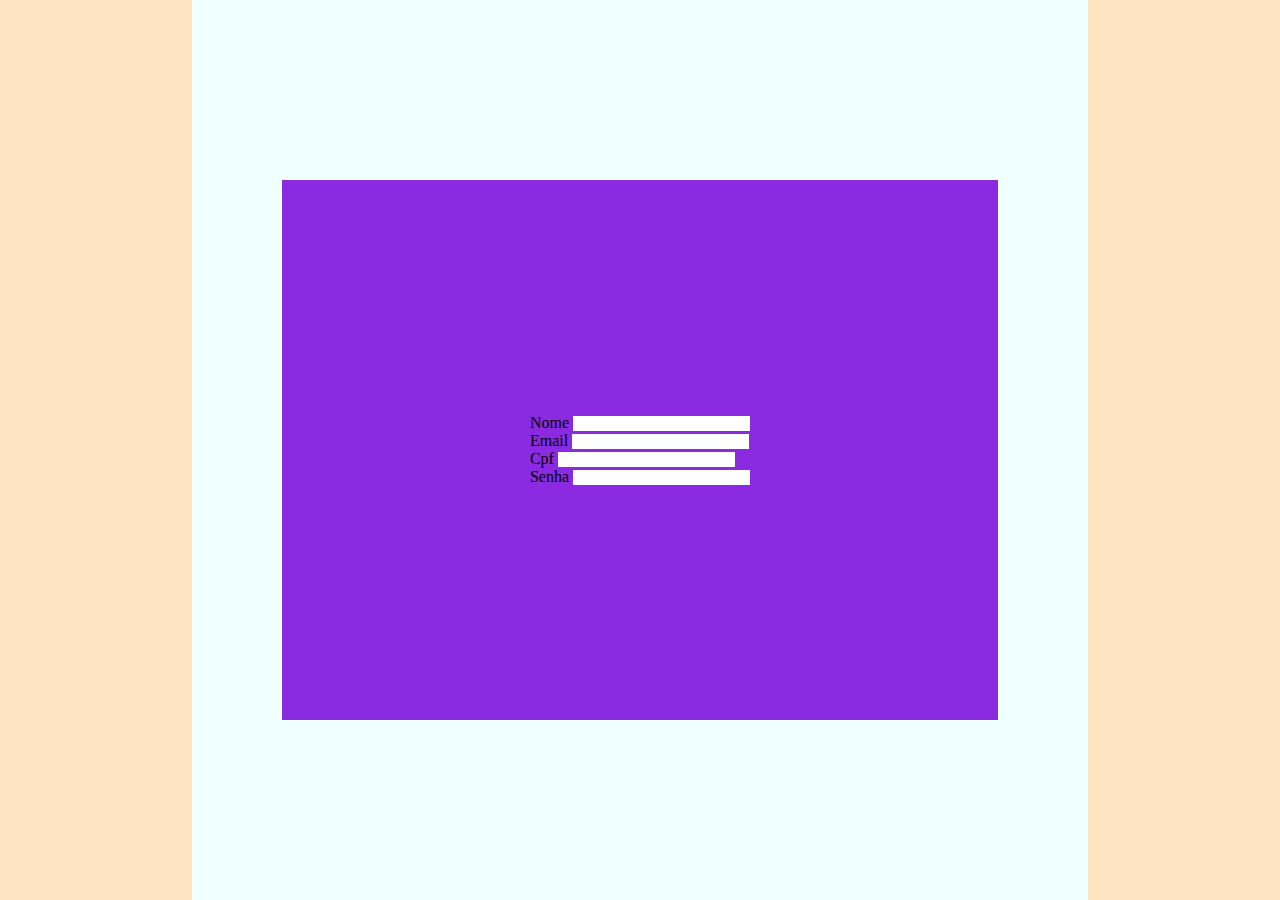
<file: Public/cadastro/index.html>
<!DOCTYPE html>
<html lang="en">
<head>
    <meta charset="UTF-8">
    <meta name="viewport" content="width=device-width, initial-scale=1.0">
    <link rel="stylesheet" href="../css/cadastro.css">
    <title>Document</title>
</head>
<body>
    <section class="principal">
        <div class="form-cadastro-usuario">
            <form class="inputs-cadastro">
                <label for="">Nome</label>
                <input type="text"><br>
                <label for="">Email</label>
                <input type="text"><br>
                <label for="">Cpf</label>
                <input type="text"><br>
                <label for="">Senha</label>
                <input type="text">
            </form>
        </div>
    </section>
</body>
</html>
</file>
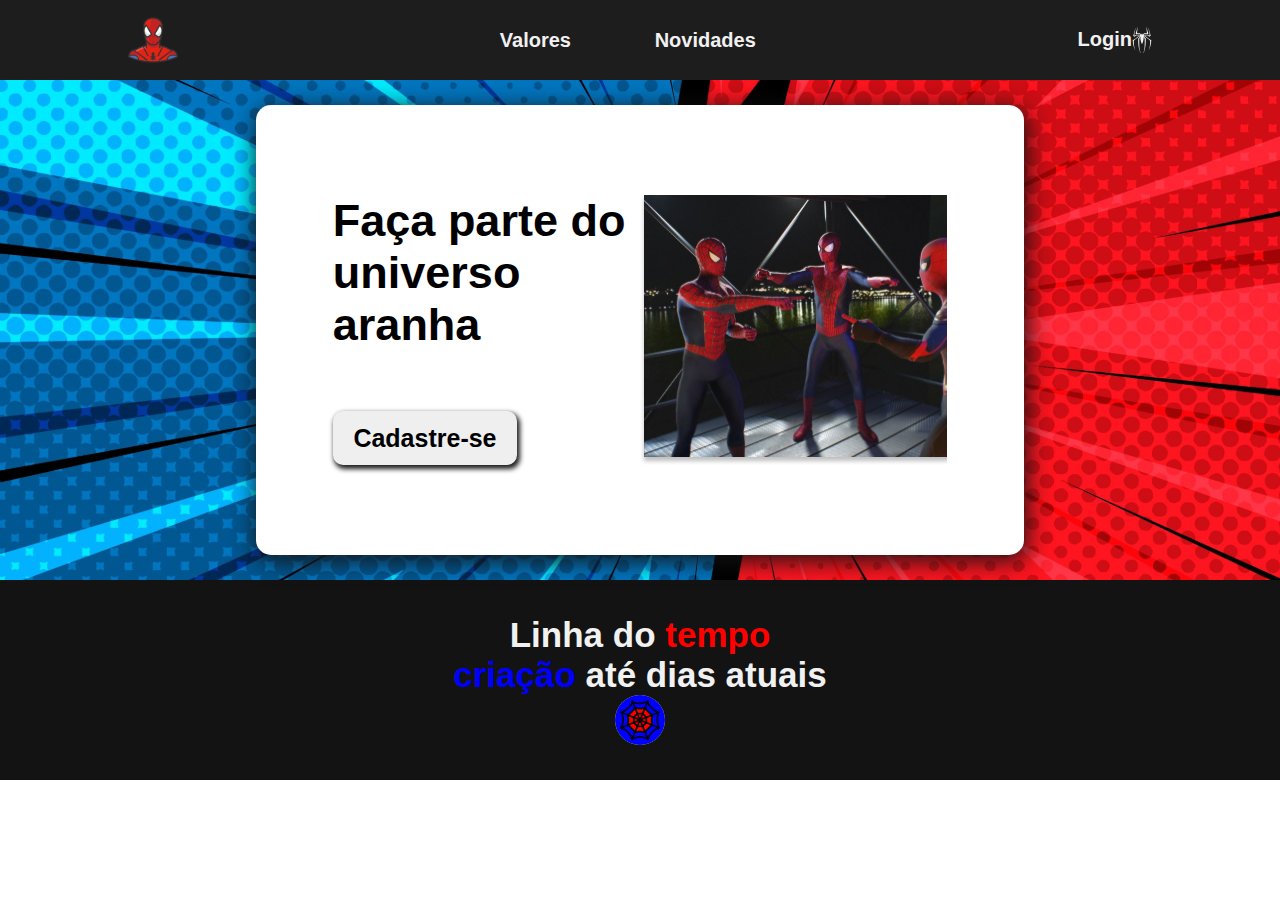
<file: Public/landing_page/index.html>
<!DOCTYPE html>
<html lang="en">
<head>
    <meta charset="UTF-8">
    <meta name="viewport" content="width=device-width, initial-scale=1.0">
    <link rel="stylesheet" href="../css/landing_page.css">
    <title>Document</title>
</head>
<body>

    <!-- Header -->
    <header>
        <div class="container">
            <img src="../Assets/Logo-Home.svg" alt="">
            <ul class="ul-curiosidade-novidade">
                <li><a href="">Valores</a></li>
                <li><a href="">Novidades</a></li>
            </ul>
            <ul class="ul-login">
                <li><a class="btn-link-header" href="../login/">Login<img src="../Assets/vetor-lnk-login-spider.svg"></a></li>
            </ul>
        </div>
    </header>
    <!-- Banner -->
    <section class="banner-principal">
        <div class="container-banner">
            <div class="conteudo-container">
                <h1>Faça parte do universo aranha</h1>
                <button>Cadastre-se</button>
            </div>
            <div class="img-container">
            </div>
        </div>
    </section>
    <!-- Pré Time Line -->
    <section class="pre-time-line">
        <h2>Linha do <span style="color: #ff0000;" >tempo</span><br><span style="color: #0000ff;" >criação</span> até dias atuais</h2>
        <button></button>
    </section>
</body>
</html>
</file>
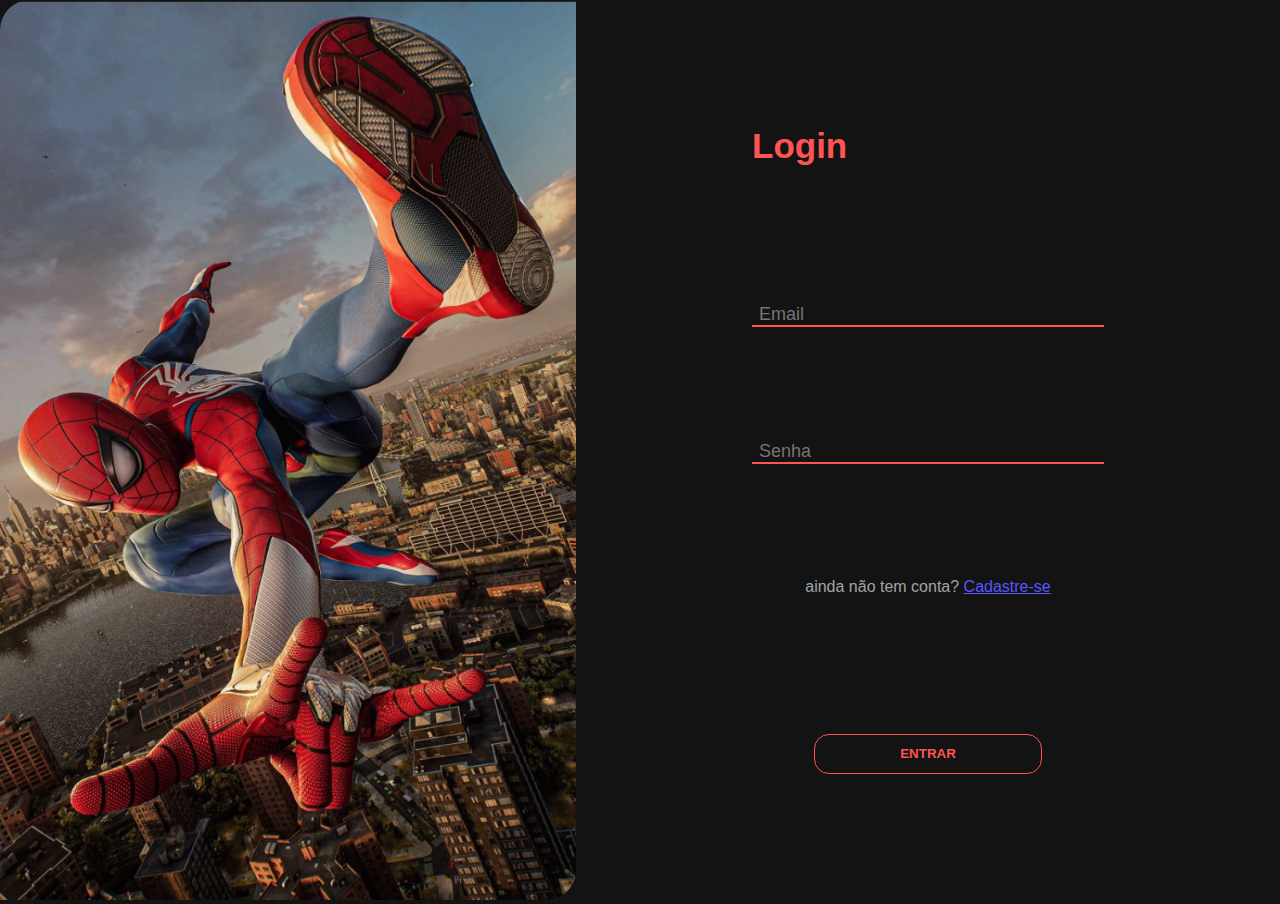
<file: Public/login/index.html>
<!DOCTYPE html>
<html lang="en">
<head>
    <meta charset="UTF-8">
    <meta name="viewport" content="width=device-width, initial-scale=1.0">
    <link rel="stylesheet" href="../css/login.css">
    <title>Document</title>
</head>
<body>
    <div class="container-principal">
        <div class="container-esquerda">
            <img src="../Assets/background-spiderman-login.png" alt="">
        </div>
        <div class="container-direita">
            <div class="container-form">
                <h1>Login</h1>
                <form action="">
                    <input required="" placeholder="Email" class="estilo-inputs" type="email">    
                    <input required="" placeholder="Senha" class="estilo-inputs" type="password">
                    <p>ainda não tem conta? <a href="../cadastro/index.html">Cadastre-se</a></p>
                </form>
                <div class="container-btn">
                    <button onclick="logar()" class="btn-cadastrar">ENTRAR</button>
                </div>
            </div>
        </div>
    </div>
</body>
</html>
<script>

    function logar(){
        window.location.href = "../home/index.html"
    }

</script>
</file>
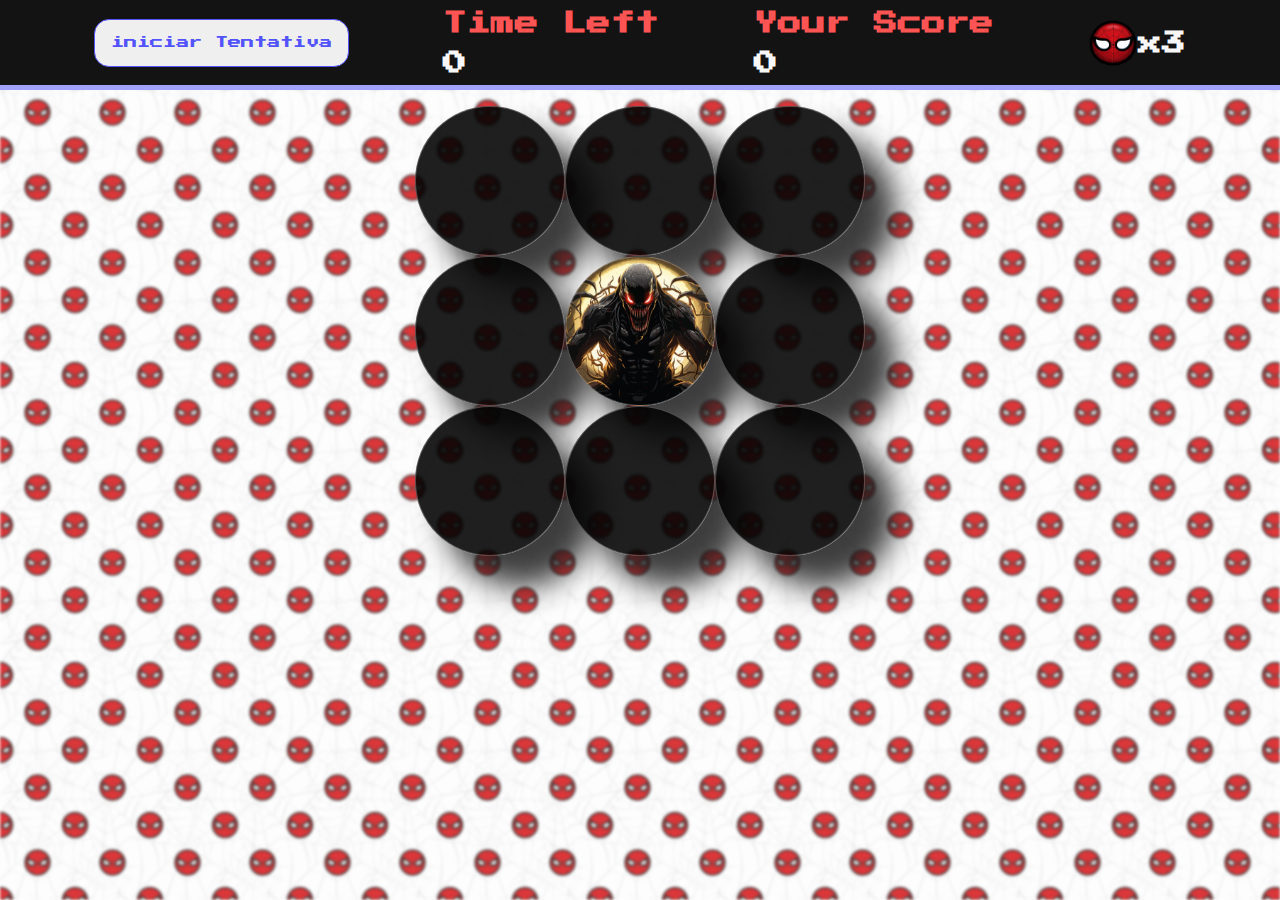
<file: Public/home/jogo/index.html>
<!DOCTYPE html>
<html lang="en">

<head>
    <meta charset="UTF-8">
    <meta name="viewport" content="width=device-width, initial-scale=1.0">
    <link rel="stylesheet" href="../../css/jogo.css">
    <title>Document</title>
    <link rel="preconnect" href="https://fonts.googleapis.com">
    <link rel="preconnect" href="https://fonts.gstatic.com" crossorigin>
    <link href="https://fonts.googleapis.com/css2?family=Press+Start+2P&display=swap" rel="stylesheet">
</head>

<body>
    <div class="main">
        <div class="menu">
            <button class="btn-iniciar-jogo" id="start-button" onclick="iniciarTentativa()" >iniciar Tentativa</button>
            <div class="menu-time">
                <h2  style="color: #FF5454;">Time Left</h2>
                <h2 id="time-left">0</h2>
            </div>
            <div class="menu-score">
                <h2 style="color: #FF5454;" >Your Score</h2>
                <h2 id="score">0</h2>
            </div>
            <div class="menu-lives">
                <img src="../../Assets/icon-live-game.png" alt="">
                <h2 id="lives">x3</h2>
            </div>
        </div>
        <div class="panel">
            <div class="panel-row">
                <div class="square" id="1"></div>
                <div class="square" id="2"></div>
                <div class="square" id="3"></div>
            </div>

            <div class="panel-row">
                <div class="square" id="4"></div>
                <div class="square enemy" id="5"></div>
                <div class="square" id="6"></div>
            </div>

            <div class="panel-row">
                <div class="square" id="7"></div>
                <div class="square" id="8"></div>
                <div class="square" id="9"></div>
            </div>
        </div>
    </div>

</body>

</html>
<script  src="../jogo/jogo.js"></script>
</file>
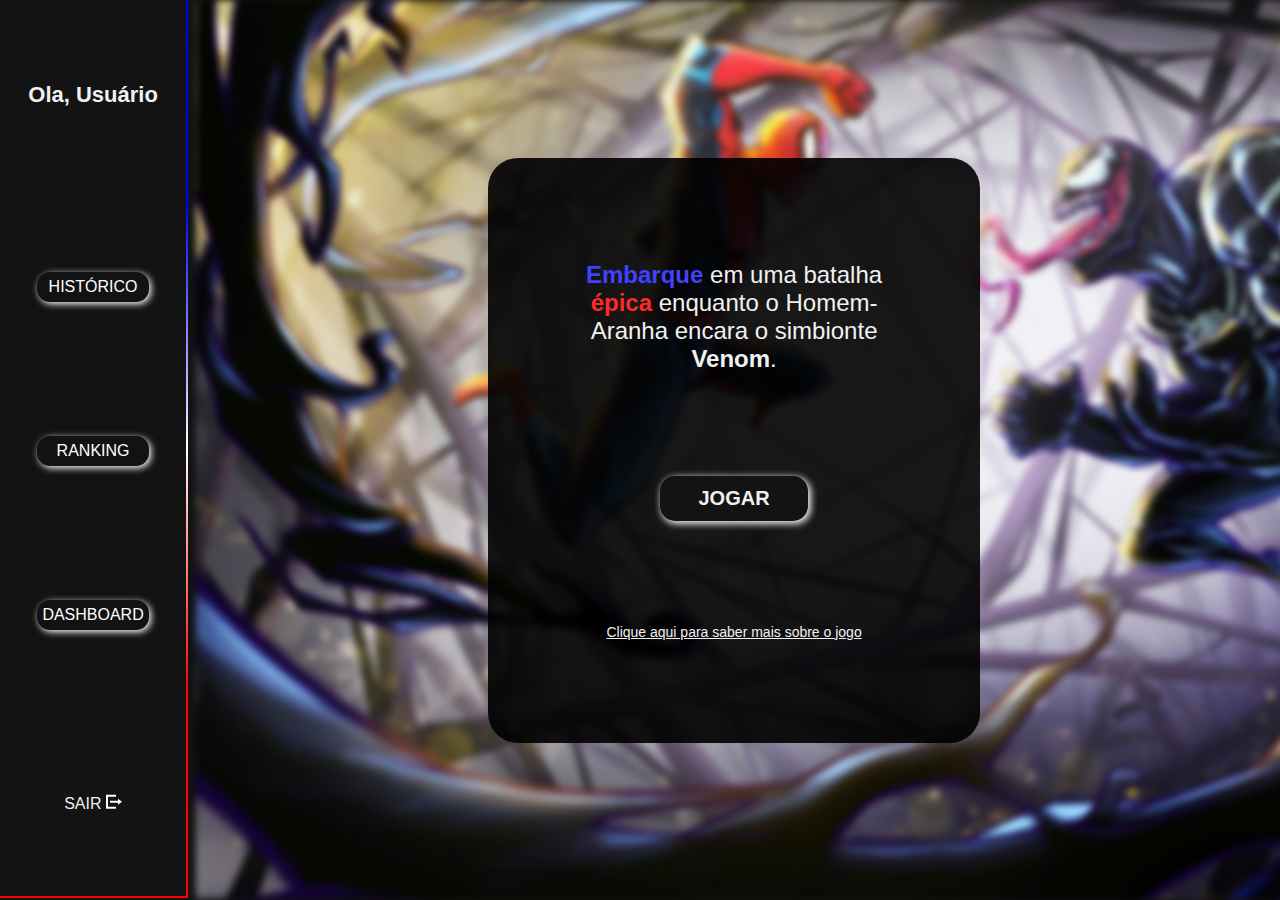
<file: Public/home/pagina-inicial/index.html>
<!DOCTYPE html>
<html lang="en">
<head>
    <meta charset="UTF-8">
    <meta name="viewport" content="width=device-width, initial-scale=1.0">
    <title>Document</title>
    <link rel="stylesheet" href="../../css/pagina-inicial.css">
</head>
<body>
    <div class="main">
        <div class="menu-lateral">
            <h1>Ola, Usuário</h1>
            <ul class="ul-superior">
                <li><button>HISTÓRICO</button></li>
                <li><button>RANKING</button></li>
                <li><button>DASHBOARD</button></li>
            </ul>
            <ul class="ul-inferior">
               <li>
                <a href="../../landing_page/index.html">SAIR <img src="../../Assets/icone-logout.svg"></a>
               </li>
            </ul>
        </div>
        <div class="menu-jogo">
            <div class="card-inicial-jogo">
                <h3> <b style="color:#4141ff;">Embarque</b> em uma batalha <b style="color: #ff2929;" >épica</b> enquanto o Homem-Aranha encara o simbionte <b class="estilo-palavra-venom">Venom</b>.</h3>
                <button onclick="redirecionarParaJogo()" >JOGAR</button>
                <a href="">Clique aqui para saber mais sobre o jogo</a>
            </div>
        </div>
    </div>
</body>
</html>
<script>

    function redirecionarParaJogo(){
        window.location.href = "../../home/jogo/index.html"
    }

</script>
</file>
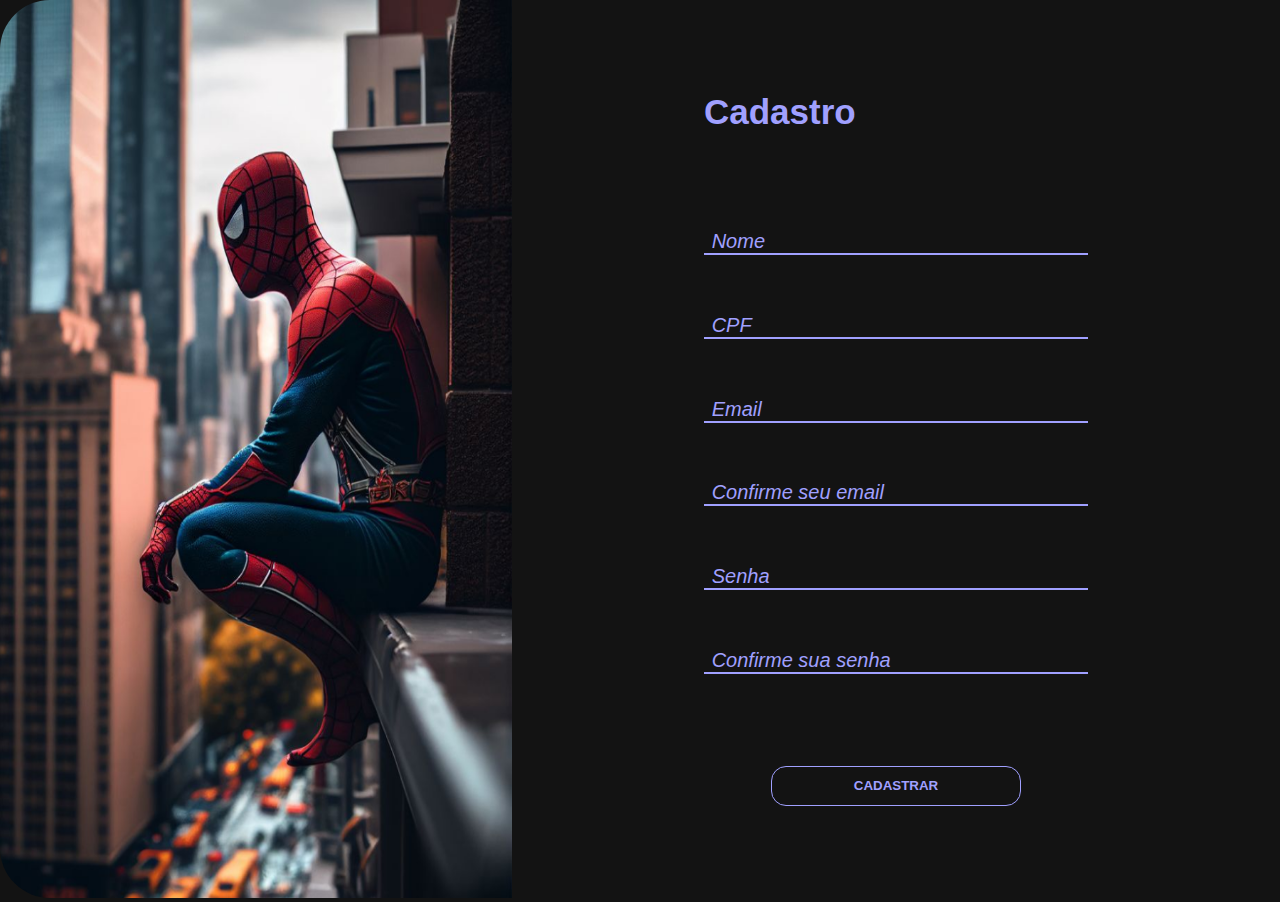
<file: site/Public/cadastro/index.html>
<!DOCTYPE html>
<html lang="en">
<head>
    <meta charset="UTF-8">
    <meta name="viewport" content="width=device-width, initial-scale=1.0">
    <link rel="stylesheet" href="../css/cadastro.css">
    <script src="../cadastro/main.js"></script>
    <title>Document</title>
</head>
<body>
    <div class="container-principal">
        <div class="container-esquerda">
            <img src="../Assets/background-spiderman-cadastro.png" alt="">
        </div>
        <div class="container-direita">
            <div class="container-form">
                <h1>Cadastro</h1>
                <form action="">
                    <input id="input_nome" placeholder="Nome" required class="estilo-inputs" type="text">
                    <input id="input_cpf" placeholder="CPF" required class="estilo-inputs" type="text">
                    <input id="input_email" placeholder="Email" required class="estilo-inputs" type="email">
                    <input id="input_confirmacao_email" placeholder="Confirme seu email" required class="estilo-inputs" type="email">
                    <input id="input_senha" placeholder="Senha" required class="estilo-inputs" type="password">
                    <input id="input_confirmacao_senha" placeholder="Confirme sua senha" required class="estilo-inputs" type="password">
                </form>
                <div class="container-btn">
                    <button onclick="cadastrar()" class="btn-cadastrar">CADASTRAR</button>
                </div>
            </div>
        </div>
    </div>
</body>
</html>
</file>
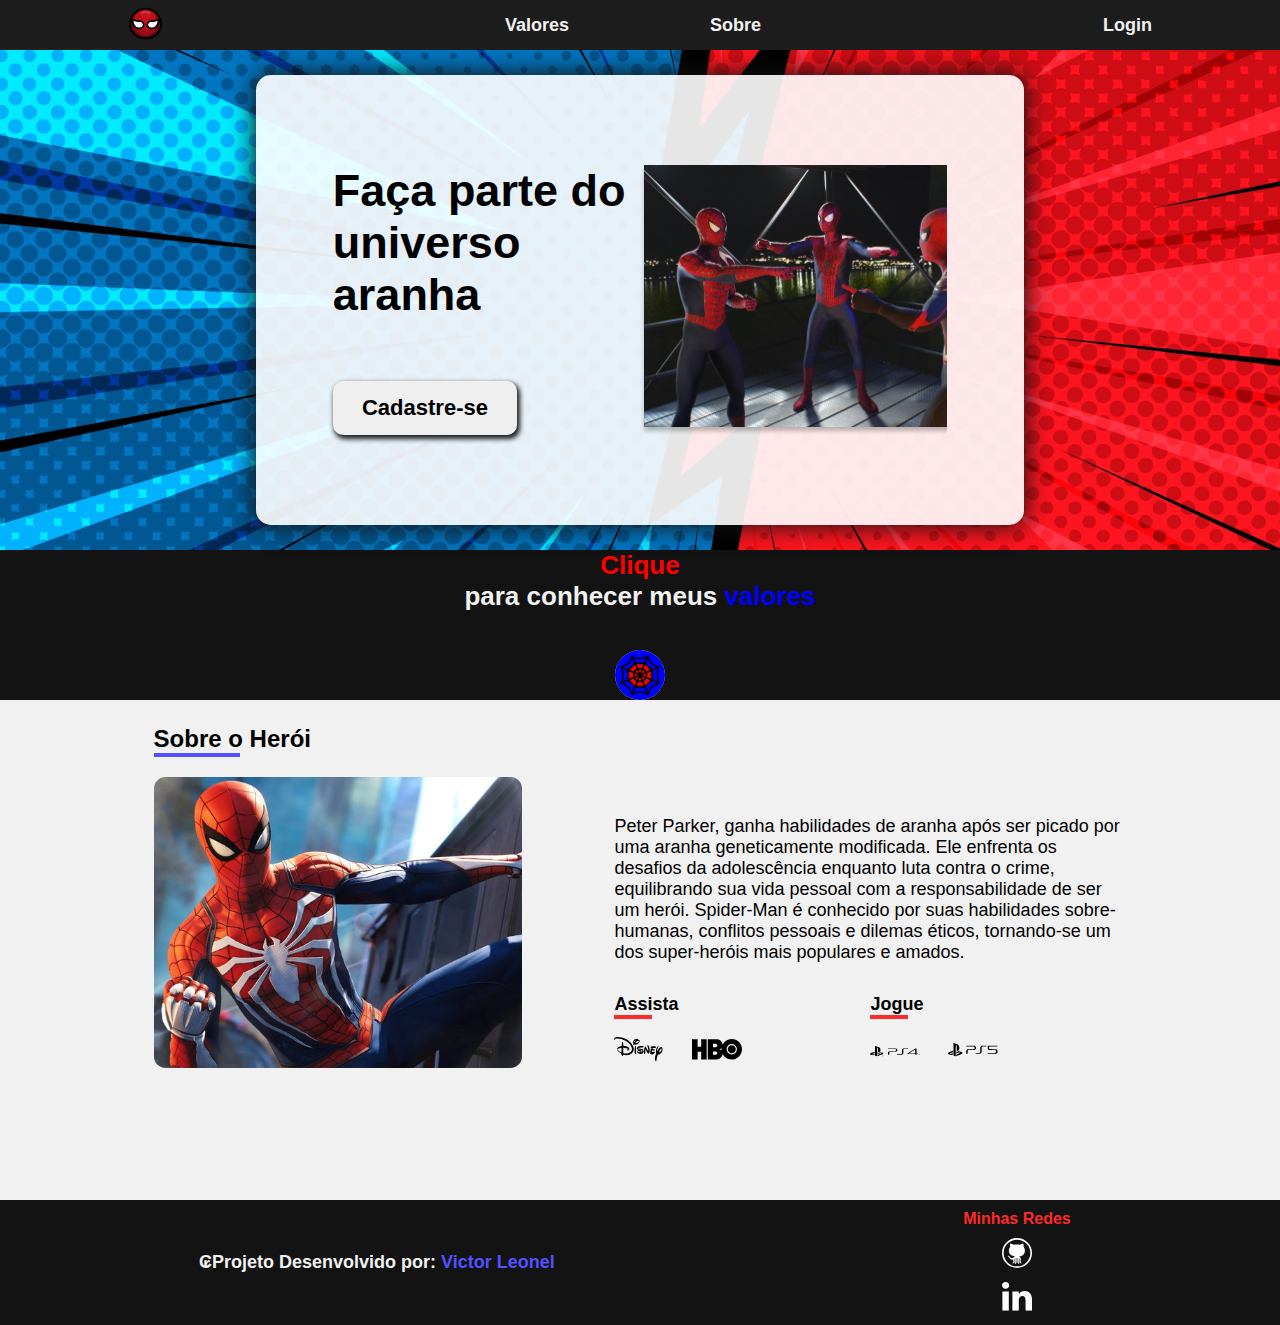
<file: site/Public/landing_page/index.html>
<!DOCTYPE html>
<html lang="en">

<head>
    <meta charset="UTF-8">
    <meta name="viewport" content="width=device-width, initial-scale=1.0">
    <link rel="stylesheet" href="../css/landing_page.css">
    <script src="../landing_page/main.js"></script>
    <link rel="shortcut icon" href="../Assets/icon-live-game.png" type="image/x-icon">
    <title>Landing Page</title>
</head>

<body>

    <!-- Header -->
    <header>
        <div class="container">
            <a href="#inicio"><img class="icon-spider" src="../Assets/icon-live-game.png" alt=""></a>
            <ul class="ul-curiosidade-novidade">
                <li><a class="lnk-style" href="#valores">Valores</a></li>
                <li><a class="lnk-style" href="#sobre">Sobre</a></li>
            </ul>
            <ul class="ul-login">
                <li><a class="lnk-style" href="../login/index.html">Login</a></li>
            </ul>
        </div>
    </header>

    <!-- Banner -->
    <section id="inicio" class="banner-principal">
        <div class="container-banner">
            <div class="conteudo-container">
                <h1>Faça parte do universo aranha</h1>
                <button onclick="redirecionarParaCadastro()">Cadastre-se</button>
            </div>
            <div class="img-container">
            </div>
        </div>
    </section>

    <!-- Pré Valores-->
    <section id="valores" class="pre-valores">
        <h2><span style="color: #ff0000;">Clique</span><br>para conhecer meus <span style="color: blue;">valores</span>
        </h2>
        <button onclick="exibirValores('div_valores')"></button>
    </section>

    <!-- Valores -->
    <section style="display: none;" id="div_valores" class="banner-valores">
        <div class="container-valores">
            <div class="circle-valores">
                <img src="../Assets/svg-responsabilidade.svg" alt="">
                <h3 style="color: #5252ff;">Responsabilidade</h3>
            </div>
            <div class="circle-valores">
                <img src="../Assets/svg-determinacao.svg" alt="">
                <h3 style="color: #ff2929;">Determinação</h3>
            </div>
            <div class="circle-valores">
                <img src="../Assets/svg-coragem.svg" alt="">
                <h3 style="color: #5252ff;">Coragem</h3>
            </div>
        </div>
        <h4>Com grandes poderes vem grandes responsabilidades</h4>
    </section>

    <!-- Sobre o herói -->
    <section id="sobre" class="sobre">
        <div class="container-principal-sobre">
            <div class="container-sobre1">
                <h2>Sobre o Herói</h2>
                <div class="linha"></div>
                <img src="../Assets/svg-spiderman-sobre.svg" alt="">
            </div>
            <div class="container-sobre2">
                <p>Peter Parker, ganha habilidades de aranha após ser picado por uma aranha geneticamente modificada.
                    Ele enfrenta os desafios da adolescência enquanto luta contra o crime, equilibrando sua vida pessoal
                    com a
                    responsabilidade de ser um herói. Spider-Man é conhecido por suas habilidades sobre-humanas,
                    conflitos pessoais e
                    dilemas éticos, tornando-se um dos super-heróis mais populares e amados.</p>
                <div class="container-box">
                    <div class="box-sobre">
                        <p>Assista</p>
                        <div class="linha2"></div>
                        <div class="box-img-sobre">
                            <a href="https://www.disneyplus.com/pt-br/franchise/homem-aranha" target="_blank"><img
                                    src="../Assets/logo-disney.svg" alt=""></a>
                            <a href="https://www.hbomax.com/br/pt/feature/urn:hbo:feature:GZS_zdAcKjrqspgEAABKH"
                                target="_blank"><img src="../Assets/logo-hbo.svg" alt=""></a>
                        </div>
                    </div>
                    <div class="box-sobre">
                        <p>Jogue</p>
                        <div class="linha2"></div>
                        <div class="box-img-sobre">
                            <a href="https://store.playstation.com/pt-br/product/UP9000-CUSA02299_00-MARVELSSMGOTY000"
                                target="_blank"><img src="../Assets/logo-ps4.svg" alt=""></a>
                            <a href="https://www.playstation.com/pt-br/games/marvels-spider-man-2/" target="_blank"><img
                                    src="../Assets/logo-ps5.svg" alt=""></a>
                        </div>
                    </div>
                </div>
            </div>
        </div>
    </section>

    <!-- FOOTER -->
    <section class="footer">
        <h2>₢Projeto Desenvolvido por: <span style="color: #5252ff;">Victor Leonel</span></h2>
        <div class="container-redes">
            <h4>Minhas Redes</h4>
            <a href="https://github.com/v-leonel" target="_blank"><img src="../Assets/icon-github.svg" alt=""></a>
            <a href="https://www.linkedin.com/in/victor-leonel-0a24b424b/" target="_blank"><img src="../Assets/icon-linkedin.svg" alt=""></a>
        </div>
    </section>
</body>

</html>
<script>

    function exibirValores(exibir) {
        var display = document.getElementById(exibir).style.display;
        if (display == "none") {
            document.getElementById(exibir).style.display = "flex";
        }
        else {
            document.getElementById(exibir).style.display = "none";
        }
    }

</script>
</file>
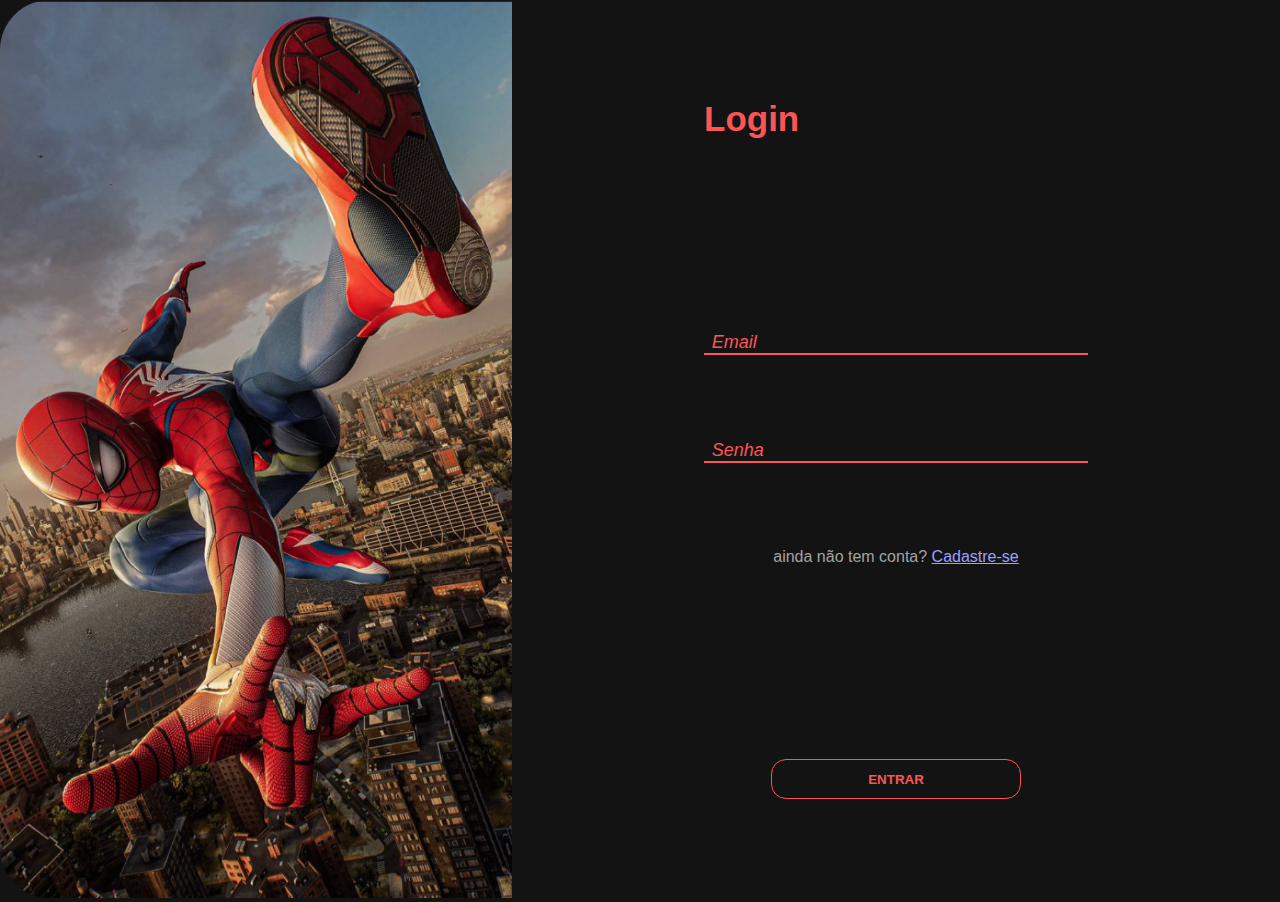
<file: site/Public/login/index.html>
<!DOCTYPE html>
<html lang="en">
<head>
    <meta charset="UTF-8">
    <meta name="viewport" content="width=device-width, initial-scale=1.0">
    <link rel="stylesheet" href="../css/login.css">
    <title>Document</title>
</head>
<body>
    <div class="container-principal">
        <div class="container-esquerda">
            <img src="../Assets/background-spiderman-login.png" alt="">
        </div>
        <div class="container-direita">
            <div class="container-form">
                <h1>Login</h1>
                <form action="">
                    <input id="input_email" required placeholder="Email" class="estilo-inputs" type="email">    
                    <input id="input_senha" required placeholder="Senha" class="estilo-inputs" type="password">
                    <p>ainda não tem conta? <a href="../cadastro/index.html">Cadastre-se</a></p>
                </form>
                <div class="container-btn">
                    <button onclick="entrar()" class="btn-cadastrar">ENTRAR</button>
                </div>
            </div>
        </div>
    </div>
</body>
</html>
<script>

    function entrar()
    {   
        var email = input_email.value
        var senha = input_senha.value
        var frase = '@'
        
        if(email === '' || email.indexOf(frase) === -1 || senha === ''){
            alert('dados invalidos.Por favor preencha o registro')
            // finalizarAguardar();
            return false;
        }
        console.log("FORM LOGIN: ", email);
        console.log("FORM SENHA: ", senha);

        fetch("/usuarios/autenticar", {
            method: "POST",
            headers: {
                "Content-Type": "application/json"
            },
            body: JSON.stringify({
                emailServer: email,
                senhaServer: senha
            })
        }).then(function (resposta) {
            console.log("ESTOU NO THEN DO entrar()!")

            if (resposta.ok) {
                console.log(resposta);

                resposta.json().then(json => {
                    console.log(json);
                    console.log(JSON.stringify(json));
                    sessionStorage.EMAIL_USUARIO = json[0].email;
                    sessionStorage.NOME_USUARIO = json[0].nome;
                    sessionStorage.ID_USUARIO = json[0].id;
                    console.log(sessionStorage);
                    setTimeout(function () {
                        window.location = "../home/pagina-inicial/index.html";
                    }, 1000); // apenas para exibir o loading

                });

            } else {

                console.log("Houve um erro ao tentar realizar o login!");

                resposta.text().then(texto => {
                    console.error(texto);
                    // finalizarAguardar(texto);
                });
            }

        // }).catch(function (erro) {
        //     console.log(erro);
        })

        // return false;
    }
    

    // function sumirMensagem() {
    //     cardErro.style.display = "none"
    // }

</script>

<!-- <script>

    function logar(){
        window.location.href = "../home/index.html"
    }

</script> -->
</file>
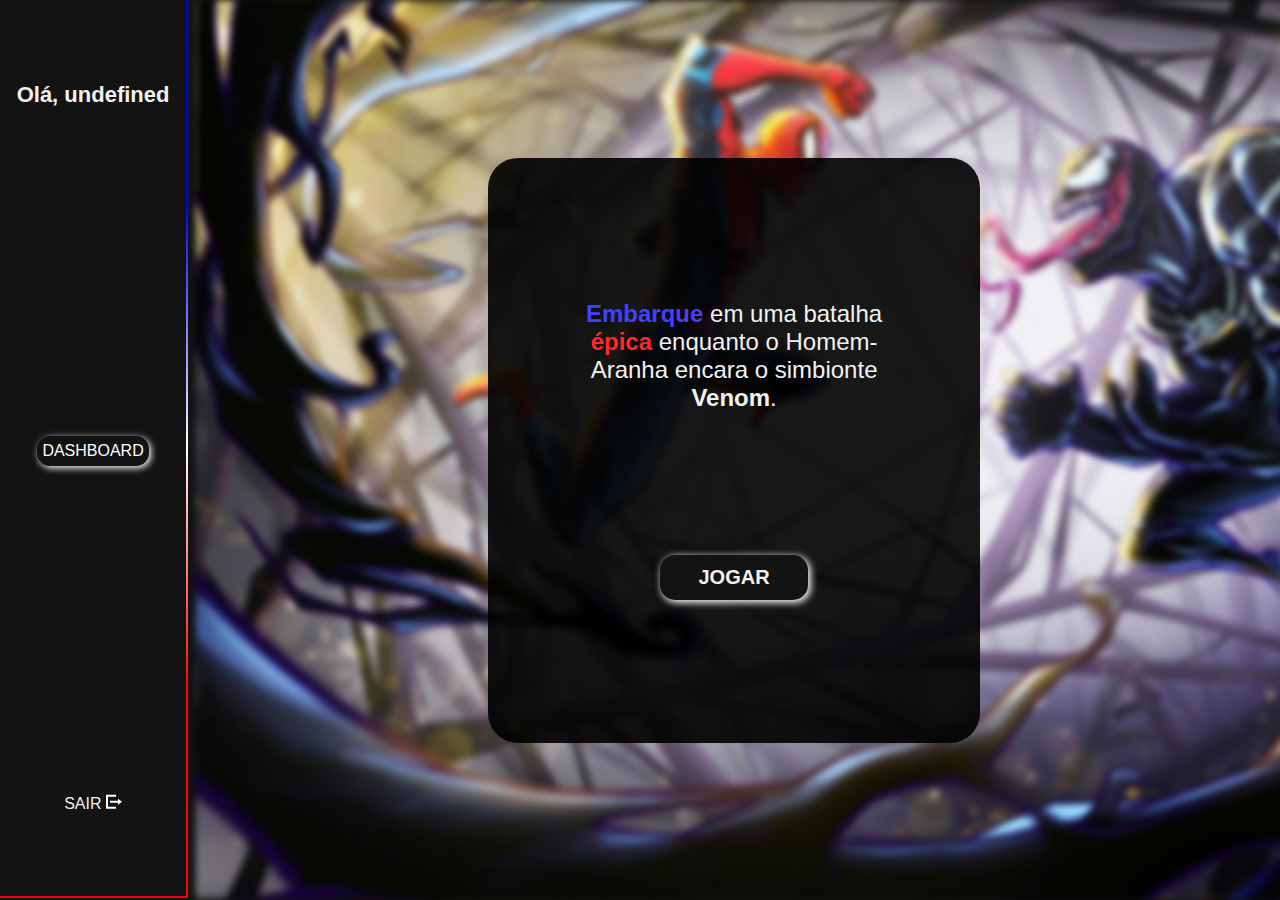
<file: site/Public/home/pagina-inicial/index.html>
<!DOCTYPE html>
<html lang="en">
<head>
    <meta charset="UTF-8">
    <meta name="viewport" content="width=device-width, initial-scale=1.0">
    <title>Document</title>
    <link rel="stylesheet" href="../../css/pagina-inicial.css">
</head>
<body>
    <div class="main">
        <div class="menu-lateral">
            <h1>Olá, <span id="b_usuario">Usuário</span></h1>
            <ul class="ul-superior">
                <li><button onclick="redirecionarParaDashboard()">DASHBOARD</button></li>
            </ul>
            <ul class="ul-inferior">
               <li>
                <a href="../../login/index.html">SAIR <img src="../../Assets/icone-logout.svg"></a>
               </li>
            </ul>
        </div>
        <div class="menu-jogo">
            <div class="card-inicial-jogo">
                <h3> <b style="color:#4141ff;">Embarque</b> em uma batalha <b style="color: #ff2929;" >épica</b> enquanto o Homem-Aranha encara o simbionte <b class="estilo-palavra-venom">Venom</b>.</h3>
                <button onclick="redirecionarParaJogo()" >JOGAR</button>
            </div>
        </div>
    </div>
</body>
</html>
<script>
     b_usuario.innerHTML = sessionStorage.NOME_USUARIO;

    function redirecionarParaJogo(){
        window.location.href = "../../home/jogo/index.html"
    }

    function redirecionarParaRanking(){
        window.location.href = "../../home/ranking/index.html"
    }
    function redirecionarParaDashboard(){
        window.location.href = "../../home/dashboard/index.html"
    }
</script>
</file>
<file: Public/css/cadastro.css>
*{
    margin: 0;
    padding: 0;
    border: 0;
}
body{
    background-color: bisque;
}
.principal{
    width: 70%;
    height: 100vh;
    background-color: azure;
    margin: auto;
    display: flex;
    align-items: center;
    justify-content: center;
    flex-direction: column;
}
.form-cadastro-usuario{
    width: 80%;
    height: 60%;
    background-color: blueviolet;
    display:flex;
    align-items: center;
    justify-content: center;
}
</file>
<file: Public/css/landing_page.css>
*{
    padding: 0;
    border: 0;
    margin: 0;
    font-family: sans-serif;
}
header{
    width: 100%;
    height: 80px;
    background-color: #1d1d1d;
    color: #f1f1f1;
}
header .container{
    width: 80%;
    height: 100%;
    margin: 0 10%;
    display: flex;
    justify-content: space-between;
    align-items: center;
}
header .container ul{
    list-style: none;
}
.ul-curiosidade-novidade{
    width: 25%;
    display: flex;
    justify-content: space-between ;
}
.ul-login{
    display: flex;
    justify-content: space-between;
    align-items: center;
}
.ul-login li{
    display: flex;
    align-items: center;
}
.ul-login li a{
    display: flex;
    align-items: center;
}
.ul-login li a img{
    display: flex;
    align-items: center;
    width: 20px;
}
ul li a{
    text-decoration: none;
    color: #f1f1f1;
    font-size: 20px;
    font-weight: bold;
    text-align: center;
}
header .container a{
    position: relative;
}
  
header .container a::before {
      content: '';
      position: absolute;
      width: 100%;
      height: 4px;
      background-color: #ff0000;
      bottom: 0;
      left: 0;
      transform-origin: center;
      transform: scaleX(0);
      transition: transform .3s ease-in-out;
    }
  
header .container a:hover::before {
    transform-origin: center;
    transform: scaleX(1);
    background-color: #0000ff;
  }

.banner-principal{
    width: 100%;
    height: 500px;
    background-image: url(../Assets/banner-azul-vermelho-ldp.svg);
    background-size: cover;
    display: flex;
    align-items: center;
    justify-content: center;
}

.container-banner{
        width: 60%;
        height: 90%;
        background-color: #fff;
        border-radius: 15px;
        box-shadow: 2px 5px 25px 1px #131313;
        display: flex;
        align-items: center;
        justify-content: center;
}

.conteudo-container{
    width: 40%;
    height: 60%;
    display: flex;
    flex-direction: column;
    justify-content: space-between;
}
.conteudo-container button{
    width: 60%;
    height: 20%;
    border-radius: 10px;
    font-size: 25px;
    font-weight: bold;
    box-shadow: 2px 3px 5px 1px #1d1d1d;
    cursor: pointer;
    position: relative;
    overflow: hidden;
}
.conteudo-container button::before{
    content: "";
    position: absolute;
    top: 0;
    left: 0;
    width: 100%;
    height: 100%;
    background: linear-gradient(90deg, rgba(255, 255, 255, 0.00) 0%, rgba(17, 0, 238, 0.85) 0.01%, rgba(17, 0, 238, 0.85) 19.78%, rgba(17, 0, 238, 0.85) 45.8%, rgba(255, 255, 255, 0.00) 99.92%);
    transform: scaleX(0);
    transform-origin: left;
    transition: transform .6s ease-out;
}

.conteudo-container button:hover::before{
    transform-origin: left;
    transform: scaleX(1);
    background: linear-gradient(90deg, rgba(255, 255, 255, 0.00) 0%, rgba(238, 0, 0, 0.85) 0.01%, rgba(238, 0, 0, 0.85) 19.78%, rgba(238, 0, 0, 0.85) 45.8%, rgba(255, 255, 255, 0.00) 99.92%);
}
.conteudo-container button:hover{
    transition: all .7s ease-in-out;
}


.conteudo-container h1{
    font-size: 45px;
}
.img-container{
    width: 40%;
    height: 60%;
    background-image: url(../Assets/svg3spider-man-banner-principal.svg);
    background-size: cover;
}

.pre-time-line{
    width: 100%;
    height: 200px;
    background-color: #131313;
    display: flex;
    align-items: center;
    justify-content: center;
    flex-direction: column;
}
.pre-time-line h2{
    text-align: center;
    font-size: 35px;
    color: #f1f1f1;
}
.pre-time-line button{
    width: 50px;
    height: 50px;
    border-radius: 50%;
    background-image: url(../Assets/botao-timeline-azul.svg);
    background-size: cover;
    cursor: pointer;
    position: relative;
    overflow: hidden;
}
</file>
<file: Public/css/login.css>
*{
    margin: 0;
    padding: 0;
    border: 0;
    font-family: sans-serif;
}
body{
    background-color: #131313;
    overflow: hidden;
}
.container-principal{
    width: 100%;
    height: 100vh;
    background-color: #131313;
    display: flex;
    flex-direction: row;
}
.container-esquerda{
    width: 45%;
    height: 100%;
}
.container-esquerda img{
    width: 100%;
    height: 100%;
    border-radius: 30px 0px 30px 0px;
}
.container-direita{
    width: 55%;
    height: 100%;
    display: flex;
    align-items: center;
    justify-content: center;
}
.container-form{
    width: 50%;
    height: 90%;
    display: flex;
    align-items: baseline;
    flex-direction: column;
    justify-content: space-evenly;
}
.container-form form{
    width: 100%;
    height: 50%;
    display: flex;
    justify-content: space-around;
    flex-direction: column;
}
.container-form h1{
    color: #FF5454;
    font-weight: bold;
    font-size: 35px;
}
.container-form label{
    font-size: 20px;
    margin: 0 2%;
    color: #a3a3a3;
    font-weight: lighter;
}
.estilo-inputs{
    background-color: #131313;
    outline: none;
    border-bottom: 2px solid #FF5454;
    padding: 0 2%;
    color: #a3a3a3;
    font-size: 18px;
}
.container-btn{
    width: 100%;
    display: flex;
    align-items: center;
    justify-content: center;
}
.btn-cadastrar{
    width: 65%;
    height: 40px;
    border-radius: 15px;
    border: 1px solid #FF5454;
    background-color: #131313;
    color: #FF5454;
    font-weight: bold;
}
.btn-cadastrar:hover{
    border: 1px solid #5757FF;
    transition: all .7s;
    color: #5757FF;
    cursor: pointer;
}
form p{
    color: #a3a3a3;
    text-align: center;
}
form p a{
    color: #5757FF;
}
</file>
<file: Public/css/jogo.css>
* {
    margin: 0;
    padding: 0;
    box-sizing: border-box;
    font-family: "Bebas Neue", sans-serif;
    font-family: "Press Start 2P", cursive;
}

.main{
    display: flex;
    flex-direction: column;
    height: 100vh;
    overflow: hidden;
    position: relative;
}
.main::before{
    content: '';
  position: absolute;
  top: 0;
  left: 0;
  width: 100%;
  height: 100%;
  background: url('../Assets/fundo-jogo.png');
  filter: blur(1.5px);
  z-index: -1;
}

.menu {
    position: relative;
    z-index: 1;
    width: 100%;
    height: 90px;
    display: flex;
    justify-content: space-evenly;
    align-items: center;
    background-color: #131313;
    color: #f7f7f7;
    border-bottom: 5px solid #A0A0FF;
}

.panel {
    display: flex;
    align-items: center;
    justify-content: center;
    margin-top: 1rem;
}

.square {
    width: 150px;
    height: 150px;
    border: 1px solid rgba(212, 212, 212, 0.322);
    background: #030303e3;
    box-shadow: 30px 30px 30px 1px rgba(29, 29, 29, 0.856); 
    border-radius: 50%;
}

.enemy {
    background-image: url(../Assets/venom-jogo.svg);
    background-size: cover;
}

.menu-lives {
    display: flex;
    align-items: center;
    justify-content: center;
}

.menu-time h2:nth-child(2),
.menu-score h2:nth-child(2) {
    margin-top: 1rem;
}

.btn-iniciar-jogo {
    width: auto;
    height: 3rem;
    border-radius: 15px;
    color: #5252FF;
    padding: 0 1rem;
    border: 1px solid #5252FF;
}

.btn-iniciar-jogo:hover {
    transition: all .7s;
    color: #FF5454;
    background-color: #131313;
    border-color: #FF5454;
    cursor: pointer;
}

.menu-lives img {
    width: 50px;
    height: 50px;
}
</file>
<file: Public/css/pagina-inicial.css>
* {
    border: 0;
    padding: 0;
    margin: 0;
    font-family: sans-serif;
}

body {
    background-color: #131313;
}

.main {
    display: flex;
    flex-direction: row;
    width: 100%;
    height: 99.5vh;
}

.menu-lateral {
    width: 15%;
    height: 100%;
    background-color: #131313;
    display: flex;
    align-items: center;
    justify-content: space-around;
    flex-direction: column;
    border-image: linear-gradient(#0000FF, #0000FF, #FFFFFF, #FF0000, #FF0000) 30;
    border-bottom: 2px;
    border-right: 2px;
    border-style: solid;
}

.menu-lateral h1 {
    font-size: 22px;
    color: #f1f1f1;
}

.ul-superior {
    list-style: none;
    width: 100%;
    height: 40%;
    display: flex;
    flex-direction: column;
    justify-content: space-between;
}

.ul-superior li {
    width: 100%;
    display: flex;
    justify-content: center;
}

.ul-superior li button {
    width: 60%;
    height: 30px;
    color: #fff;
    background-color: #121212;
    font-size: 1rem;
    transition: 1s all;
    border-radius: 13px;
    box-shadow: 2px 2px 7px 0px #fff;
}

.ul-superior li button:hover {
    cursor: pointer;
    border-color: #4141ff;
    box-shadow: 0px 0px 7px 1px #4141ff;
    color: #7272ff;
}

.ul-inferior {
    list-style: none;
    width: 100%;
}

.ul-inferior li {
    width: 100%;
    display: flex;
    justify-content: center;
}

.ul-inferior li a {
    text-decoration: none;
    color: #f1f1f1;
}

.menu-jogo {
    width: 88%;
    height: 100vh;
    background: url(../Assets/fundo-menu-jogo.png);
    background-size: cover;
    display: flex;
    justify-content: center;
    align-items: center;
}

.card-inicial-jogo {
    width: 45%;
    height: 65%;
    border-radius: 30px;
    background: rgba(0, 0, 0, 0.90);
    display: flex;
    flex-direction: column;
    align-items: center;
    justify-content: space-evenly;
    text-align: center;
}

.card-inicial-jogo h3 {
    width: 70%;
    font-size: 24px;
    color: #f1f1f1;
    font-weight: normal;
}
.card-inicial-jogo a{
    color: #f1f1f1;
    font-size: 14px;
    transition: .5s all;
}
.card-inicial-jogo a:hover{
    color: #8e8c8c;
}

.card-inicial-jogo button{
    width: 30%;
    height: 45px;
    border-radius: 15px;
    font-weight: bold;
    font-size: 20px;
    background-color: #131313;
    box-shadow: 2px 2px 7px 1px #f1f1f1;
    color: #f1f1f1;
    transition: .7s all;
    cursor: pointer;
}

.card-inicial-jogo button:hover{
    box-shadow: 0px 0px 7px 1px #ff2929;
    color: #ff2929;
}

ul.ul-inferior a {
    position: relative;
    transition: .5s all;
}

.ul-inferior a::before {
    content: '';
    position: absolute;
    width: 100%;
    height: 4px;
    background-color: #ff0000;
    bottom: 0;
    left: 0;
    transform-origin: center;
    transform: scaleX(0);
    transition: transform .3s ease-in-out;
}

.ul-inferior a:hover::before {
    transform-origin: center;
    transform: scaleX(1);
    background-color: #0000ff;
}
</file>
<file: site/Public/css/cadastro.css>
*{
    margin: 0;
    padding: 0;
    border: 0;
    font-family: sans-serif;
}
body{
    background-color: #131313;
    overflow: hidden;
}
.container-principal{
    width: 100%;
    height: 99.8vh;
    background-color: #131313;
    display: flex;
    flex-direction: row;
}
.container-esquerda{
    width: 40%;
    height: 100%;
}
.container-esquerda img{
    width: 100%;
    height: 100%;
    border-top-left-radius: 50px;
    border-bottom-left-radius: 50px;
}
.container-direita{
    width: 60%;
    height: 100%;
    display: flex;
    align-items: center;
    justify-content: center;
}
.container-form{
    width: 50%;
    height: 100%;
    display: flex;
    align-items: baseline;
    flex-direction: column;
    justify-content: space-evenly;
}
.container-form form{
    width: 100%;
    height: 50%;
    display: flex;
    justify-content: space-between;
    flex-direction: column;
}
.container-form h1{
    color: #A0A0FF;
    font-weight: bold;
    font-size: 35px;
}

.estilo-inputs{
    background-color: #131313;
    outline: none;
    border-bottom: 2px solid #A0A0FF;
    padding: 0 2%;
    color: #a3a3a3;
    font-size: 18px;
    margin-top: 2%;
}
.estilo-inputs::placeholder{
    font-size: 20px;
    color: #A0A0FF;
    font-style:italic;
}
.estilo-inputs:focus::placeholder{
    color: #FF5454;
    font-style: normal;
}
.container-btn{
    width: 100%;
    display: flex;
    align-items: center;
    justify-content: center;
}
.btn-cadastrar{
    width: 65%;
    height: 40px;
    border-radius: 15px;
    border: 1px solid #A0A0FF;
    background-color: #131313;
    color: #A0A0FF;
    font-weight: bold;
    transition: all .7s;

}
.btn-cadastrar:hover{
    border: 1px solid #FF5454;
    color: #FF5454;
    cursor: pointer;
}
form p{
    color: #a3a3a3;
    text-align: center;
}
form p a{
    color: #FF5454;
}
</file>
<file: site/Public/css/landing_page.css>
* {
    padding: 0;
    border: 0;
    margin: 0;
    font-family: sans-serif;
}

html {
    scroll-behavior: smooth;
}

header {
    width: 100%;
    height: 50px;
    background-color: #1d1d1d;
    color: #f1f1f1;
    position: relative;
    transition: background-color 0.3s ease;
}

.fixed {
    position: fixed;
    top: 0;
    width: 100%;
    background-color: #1d1d1dd9;
}

header .container {
    width: 80%;
    height: 100%;
    margin: 0 10%;
    display: flex;
    justify-content: space-between;
    align-items: center;
}

header .container img {
    width: 35px;
    height: 35px;
}

header .container ul {
    list-style: none;
}

.ul-curiosidade-novidade {
    width: 25%;
    display: flex;
    justify-content: space-between;
}

.ul-login {
    display: flex;
    justify-content: space-between;
    align-items: center;
}

.ul-login li {
    display: flex;
    align-items: center;
}

.lnk-style {
    display: flex;
    align-items: center;
}

.lnk-style img {
    display: flex;
    align-items: center;
    width: 20px;
}
.icon-spider:hover{
    width: 40px;
    height: 40px;
}

.lnk-style {
    text-decoration: none;
    color: #f1f1f1;
    font-size: 18px;
    font-weight: bold;
    text-align: center;
}

.lnk-style {
    position: relative;
}

.lnk-style::before {
    content: '';
    position: absolute;
    width: 100%;
    height: 4px;
    background-color: #ff0000;
    bottom: 0;
    left: 0;
    transform-origin: center;
    transform: scaleX(0);
    transition: transform .3s ease-in-out;
}

.lnk-style:hover::before {
    transform-origin: center;
    transform: scaleX(1);
    background-color: #0000ff;
}

.banner-principal {
    width: 100%;
    height: 500px;
    background-image: url(../Assets/banner-azul-vermelho-ldp.svg);
    background-size: cover;
    display: flex;
    align-items: center;
    justify-content: center;
}

.container-banner {
    width: 60%;
    height: 90%;
    background: rgba(255, 255, 255, 0.9);
    border-radius: 15px;
    box-shadow: 0px 0px 25px 2px #131313;
    display: flex;
    align-items: center;
    justify-content: center;
}

.conteudo-container {
    width: 40%;
    height: 60%;
    display: flex;
    flex-direction: column;
    justify-content: space-between;
}

.conteudo-container button {
    width: 60%;
    height: 20%;
    border-radius: 10px;
    font-size: 22px;
    font-weight: bold;
    box-shadow: 2px 3px 5px 1px #1d1d1d;
    cursor: pointer;
    position: relative;
    overflow: hidden;
}

.conteudo-container button::before {
    content: "";
    position: absolute;
    top: 0;
    left: 0;
    width: 100%;
    height: 100%;
    background: linear-gradient(90deg, rgba(255, 255, 255, 0.00) 0%, rgba(17, 0, 238, 0.85) 0.01%, rgba(17, 0, 238, 0.85) 19.78%, rgba(17, 0, 238, 0.85) 45.8%, rgba(255, 255, 255, 0.00) 99.92%);
    transform: scaleX(0);
    transform-origin: left;
    transition: transform .6s ease-out;
}

.conteudo-container button:hover::before {
    transform-origin: left;
    transform: scaleX(1);
    background: linear-gradient(90deg, rgba(255, 255, 255, 0.00) 0%, rgba(238, 0, 0, 0.85) 0.01%, rgba(238, 0, 0, 0.85) 19.78%, rgba(238, 0, 0, 0.85) 45.8%, rgba(255, 255, 255, 0.00) 99.92%);
}

.conteudo-container button:hover {
    transition: all .7s ease-in-out;
}


.conteudo-container h1 {
    font-size: 45px;
}

.img-container {
    width: 40%;
    height: 60%;
    background-image: url(../Assets/svg3spider-man-banner-principal.svg);
    background-size: cover;
}

.pre-valores {
    width: 100%;
    height: 150px;
    background-color: #131313;
    display: flex;
    align-items: center;
    justify-content: space-between;
    flex-direction: column;
}

.pre-valores h2 {
    text-align: center;
    font-size: 26px;
    color: #f1f1f1;
}

.pre-valores button {
    width: 50px;
    height: 50px;
    border-radius: 50%;
    background-image: url(../Assets/botao-timeline-azul.svg);
    background-size: cover;
    cursor: pointer;
    position: relative;
    overflow: hidden;
    transition: ease-in-out .7s;
}

.pre-valores button:hover {
    background-image: url(../Assets/botao-timeline-vermelho.svg);
}

.banner-valores {
    width: 100%;
    height: 350px;
    background-color: #131313;
    text-align: center;
    color: #f1f1f1;
    font-size: 20px;
    display: flex;
    justify-content: space-around;
    align-items: center;
    flex-direction: column;
}

.container-valores {
    width: 100%;
    height: 90%;
    display: flex;
    align-items: center;
    justify-content: space-evenly;
    flex-direction: row;
    text-align: center;
}

.circle-valores {
    width: 25%;
    border-radius: 50%;
    font-family: bold;
    font-size: 18px;
}

.sobre {
    width: 100%;
    height: 500px;
    background-color: #f1f1f1;
    display: flex;
    align-items: center;
    justify-content: center;
}

.container-principal-sobre {
    width: 80%;
    height: 100%;
    display: flex;
    flex-direction: row;
    align-items: center;
    justify-content: space-around;
}

.container-sobre1 {
    width: 40%;
    height: 90%;
    display: flex;
    flex-direction: column;
}

.container-sobre1 img {
    width: 90%;
    margin: 5% 0;
}

.linha {
    width: 20%;
    border: 2px solid #5252ff;
    height: 0px;
}

.container-sobre2 {
    width: 50%;
    height: 60%;
    display: flex;
    flex-direction: column;
    justify-content: space-around;
}

.container-sobre2 p {
    font-size: 18px;
}

.container-box {
    width: 100%;
    display: flex;
    flex-direction: row;
    align-items: center;
    justify-content: space-around;
    height: 30%;
}

.box-sobre {
    width: 50%;
    height: 100%;
    display: flex;
    align-items: baseline;
    justify-content: baseline;
    flex-direction: column;
}

.box-sobre {
    font-weight: bold;
}

.box-img-sobre {
    width: 50%;
    height: 100%;
    display: flex;
    align-items: center;
    justify-content: space-between;
    flex-direction: row;
}

.linha2 {
    width: 13%;
    border: 2px solid #ff2929;
    height: 0px;
}

.box-img-sobre {
    transition: 2s all;
}

.box-img-sobre img:hover {
    width: 130%;
    cursor: pointer;
}
.footer{
    width: 100%;
    height: 125px;
    background-color: #131313;
    display: flex;
    align-items: center;
    flex-direction: row;
    justify-content: space-around;
}
.footer h2{
    color: #f1f1f1;
    font-size: 18px;
}
.container-redes{
    height: 100%;
    width: 10%;
    display: flex;
    align-items: center;
    flex-direction: column;
    justify-content: space-evenly;
}
.container-redes h4{
    font-size: 16px;
    color: #ff2929;
    font-weight: bold;
}
.container-redes img{
    width: 30px;
    transition: .7s all;
}
.container-redes img:hover{
    width: 35px;
    cursor: pointer;
}
</file>
<file: site/Public/css/login.css>
*{
    margin: 0;
    padding: 0;
    border: 0;
    font-family: sans-serif;
}
body{
    background-color: #131313;
    overflow: hidden;
}
.container-principal{
    width: 100%;
    height: 99.8vh;
    background-color: #131313;
    display: flex;
    flex-direction: row;
}
.container-esquerda{
    width: 40%;
    height: 100%;
}
.container-esquerda img{
    width: 100%;
    height: 100%;
    border-top-left-radius: 50px;
    border-bottom-left-radius: 50px;
}
.container-direita{
    width: 60%;
    height: 100%;
    display: flex;
    align-items: center;
    justify-content: center;
}
.container-form{
    width: 50%;
    height: 90%;
    display: flex;
    align-items: baseline;
    flex-direction: column;
    justify-content: space-around;
}
.container-form form{
    width: 100%;
    height: 50%;
    display: flex;
    justify-content: space-evenly;
    flex-direction: column;
}
.container-form h1{
    color: #FF5454;
    font-weight: bold;
    font-size: 35px;
}
.container-form label{
    font-size: 20px;
    margin: 0 2%;
    color: #a3a3a3;
    font-weight: lighter;
}
.estilo-inputs{
    background-color: #131313;
    outline: none;
    border-bottom: 2px solid #FF5454;
    padding: 0 2%;
    color: #a3a3a3;
    font-size: 18px;
}
.estilo-inputs::placeholder{
    font-style: italic;
    color: #FF5454;
}
.estilo-inputs:focus::placeholder{
    color: #A0A0FF;
    font-style: normal;
}
.container-btn{
    width: 100%;
    display: flex;
    align-items: center;
    justify-content: center;
}
.btn-cadastrar{
    width: 65%;
    height: 40px;
    border-radius: 15px;
    border: 1px solid #FF5454;
    background-color: #131313;
    color: #FF5454;
    font-weight: bold;
}
.btn-cadastrar:hover{
    border: 1px solid #A0A0FF;
    transition: all .7s;
    color: #A0A0FF;
    cursor: pointer;
}
form p{
    color: #a3a3a3;
    text-align: center;
}
form p a{
    color: #A0A0FF;
}
</file>
<file: site/Public/css/pagina-inicial.css>
* {
    border: 0;
    padding: 0;
    margin: 0;
    font-family: sans-serif;
}

body {
    background-color: #131313;
}

.main {
    display: flex;
    flex-direction: row;
    width: 100%;
    height: 99.5vh;
}

.menu-lateral {
    width: 15%;
    height: 100%;
    background-color: #131313;
    display: flex;
    align-items: center;
    justify-content: space-around;
    flex-direction: column;
    border-image: linear-gradient(#0000FF, #0000FF, #FFFFFF, #FF0000, #FF0000) 30;
    border-bottom: 2px;
    border-right: 2px;
    border-style: solid;
}

.menu-lateral h1 {
    font-size: 22px;
    color: #f1f1f1;
}

.ul-superior {
    list-style: none;
    width: 100%;
    height: 40%;
    display: flex;
    flex-direction: column;
    justify-content: space-evenly;
}

.ul-superior li {
    width: 100%;
    display: flex;
    justify-content: center;
}

.ul-superior li button {
    width: 60%;
    height: 30px;
    color: #fff;
    background-color: #121212;
    font-size: 1rem;
    transition: 1s all;
    border-radius: 13px;
    box-shadow: 2px 2px 7px 0px #fff;
}

.ul-superior li button:hover {
    cursor: pointer;
    border-color: #4141ff;
    box-shadow: 0px 0px 7px 1px #4141ff;
    color: #7272ff;
}

.ul-inferior {
    list-style: none;
    width: 100%;
}

.ul-inferior li {
    width: 100%;
    display: flex;
    justify-content: center;
}

.ul-inferior li a {
    text-decoration: none;
    color: #f1f1f1;
}

.menu-jogo {
    width: 88%;
    height: 100vh;
    background: url(../Assets/fundo-menu-jogo.png);
    background-size: cover;
    display: flex;
    justify-content: center;
    align-items: center;
}

.card-inicial-jogo {
    width: 45%;
    height: 65%;
    border-radius: 30px;
    background: rgba(0, 0, 0, 0.90);
    display: flex;
    flex-direction: column;
    align-items: center;
    justify-content: space-evenly;
    text-align: center;
}

.card-inicial-jogo h3 {
    width: 70%;
    font-size: 24px;
    color: #f1f1f1;
    font-weight: normal;
}
.card-inicial-jogo a{
    color: #f1f1f1;
    font-size: 14px;
    transition: .5s all;
}
.card-inicial-jogo a:hover{
    color: #8e8c8c;
}

.card-inicial-jogo button{
    width: 30%;
    height: 45px;
    border-radius: 15px;
    font-weight: bold;
    font-size: 20px;
    background-color: #131313;
    box-shadow: 2px 2px 7px 1px #f1f1f1;
    color: #f1f1f1;
    transition: .7s all;
    cursor: pointer;
}

.card-inicial-jogo button:hover{
    box-shadow: 0px 0px 7px 1px #ff2929;
    color: #ff2929;
}

ul.ul-inferior a {
    position: relative;
    transition: .5s all;
}

.ul-inferior a::before {
    content: '';
    position: absolute;
    width: 100%;
    height: 4px;
    background-color: #ff0000;
    bottom: 0;
    left: 0;
    transform-origin: center;
    transform: scaleX(0);
    transition: transform .3s ease-in-out;
}

.ul-inferior a:hover::before {
    transform-origin: center;
    transform: scaleX(1);
    background-color: #0000ff;
}
</file>
